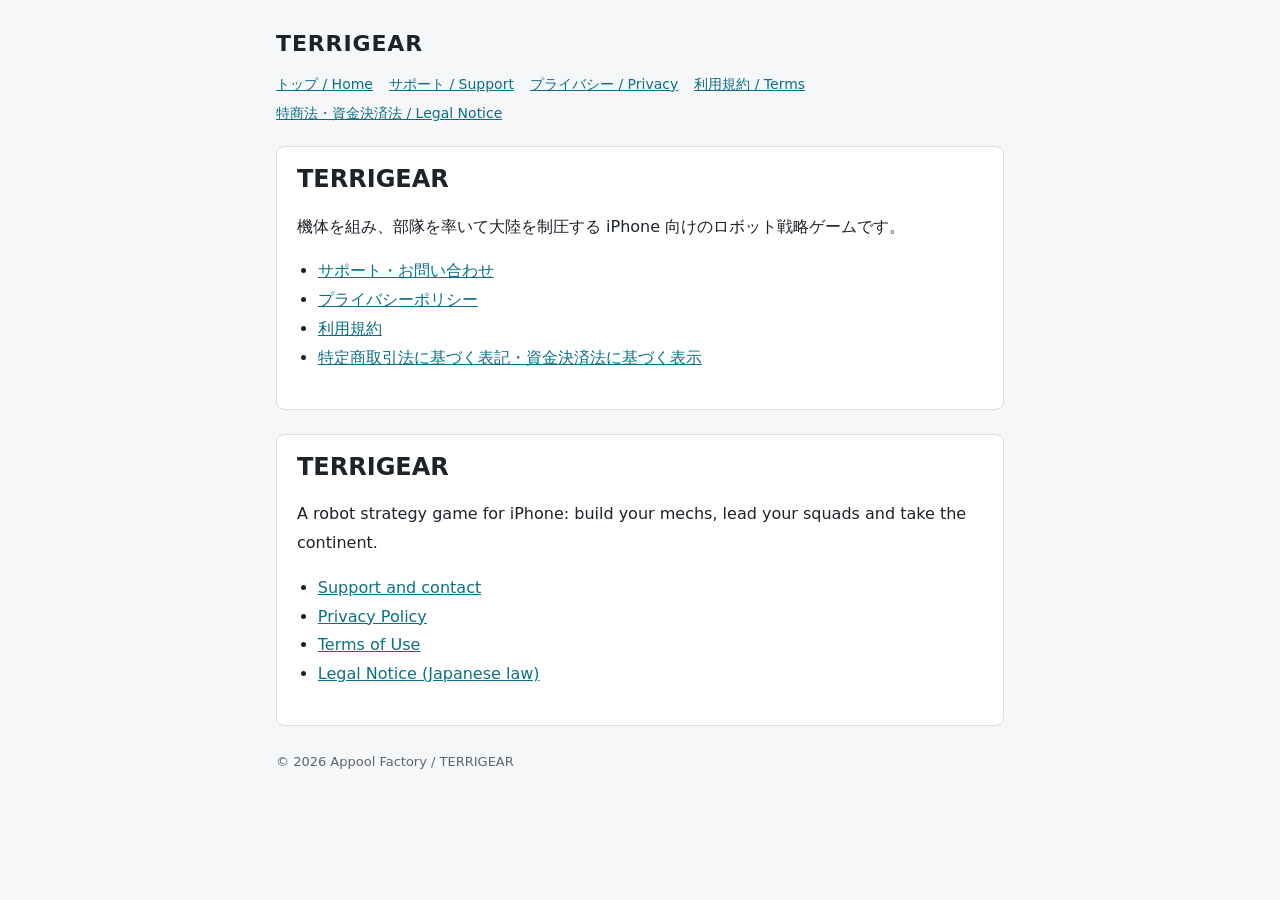
<file: index.html>
<!doctype html>
<html lang="ja">
<head>
<meta charset="utf-8">
<meta name="viewport" content="width=device-width, initial-scale=1">
<title>サポート | TERRIGEAR</title>
<link rel="stylesheet" href="style.css">
</head>
<body>
<header>
<a class="brand" href="index.html">TERRIGEAR</a>
<nav><a href="index.html">トップ / Home</a><a href="support.html">サポート / Support</a><a href="privacy.html">プライバシー / Privacy</a><a href="terms.html">利用規約 / Terms</a><a href="commerce.html">特商法・資金決済法 / Legal Notice</a></nav>
</header>
<main>
<section class="lang" lang="ja">
<h1>TERRIGEAR</h1>
<p>機体を組み、部隊を率いて大陸を制圧する iPhone 向けのロボット戦略ゲームです。</p>
<ul>
<li><a href="support.html">サポート・お問い合わせ</a></li>
<li><a href="privacy.html">プライバシーポリシー</a></li>
<li><a href="terms.html">利用規約</a></li>
<li><a href="commerce.html">特定商取引法に基づく表記・資金決済法に基づく表示</a></li>
</ul>
</section>
<section class="lang" lang="en">
<h1>TERRIGEAR</h1>
<p>A robot strategy game for iPhone: build your mechs, lead your squads and take the continent.</p>
<ul>
<li><a href="support.html">Support and contact</a></li>
<li><a href="privacy.html">Privacy Policy</a></li>
<li><a href="terms.html">Terms of Use</a></li>
<li><a href="commerce.html">Legal Notice (Japanese law)</a></li>
</ul>
</section>
</main>
<footer>© 2026 Appool Factory / TERRIGEAR</footer>
</body>
</html>
</file>
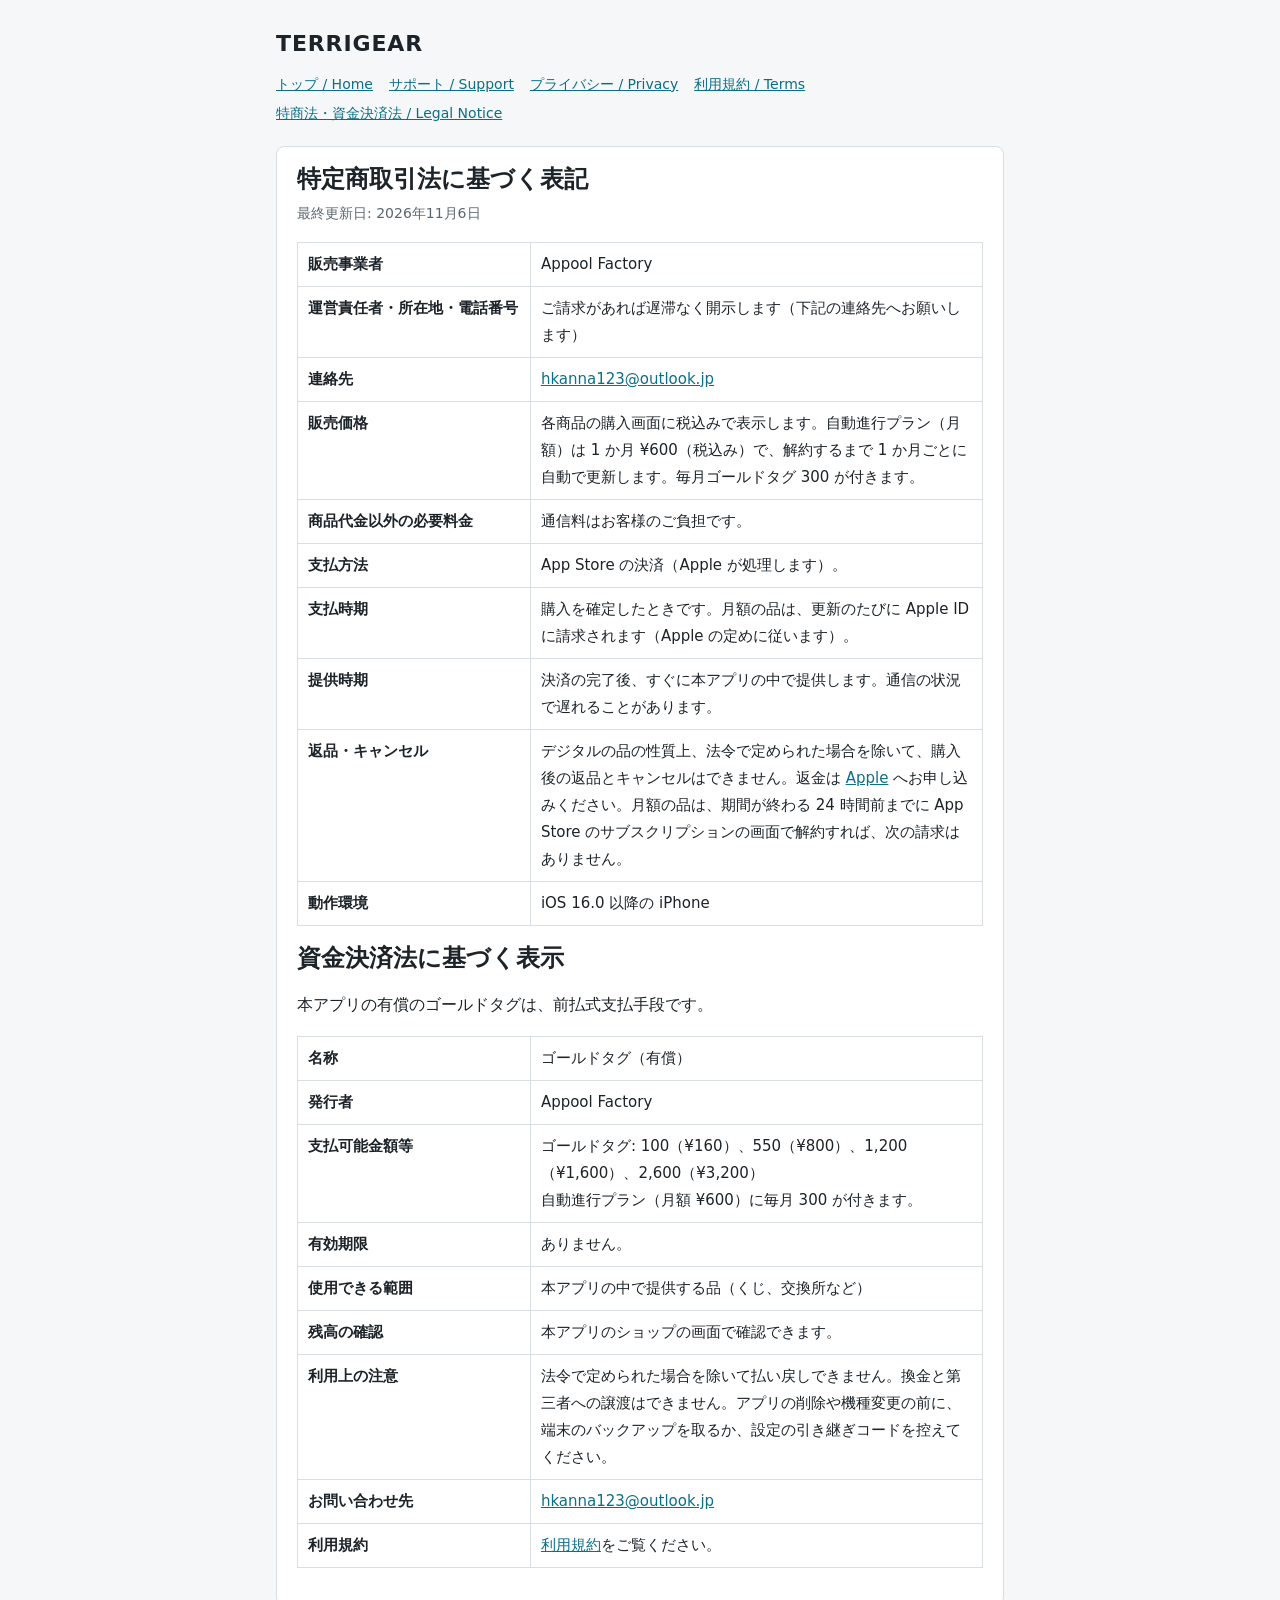
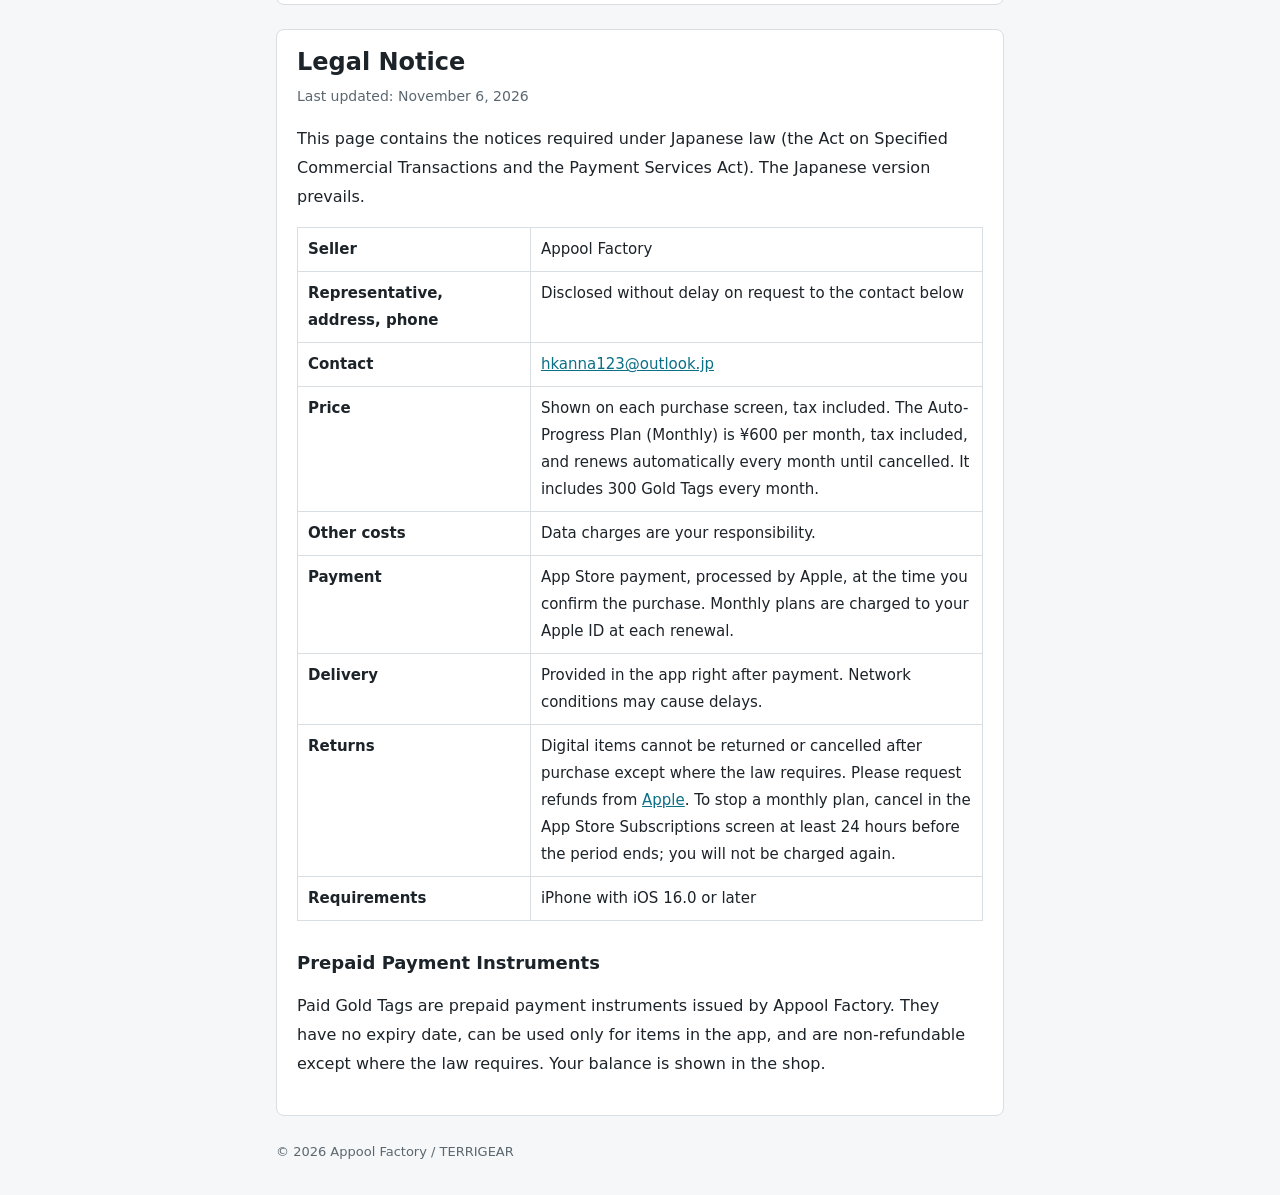
<file: commerce.html>
<!doctype html>
<html lang="ja">
<head>
<meta charset="utf-8">
<meta name="viewport" content="width=device-width, initial-scale=1">
<title>特定商取引法に基づく表記・資金決済法に基づく表示 | TERRIGEAR</title>
<link rel="stylesheet" href="style.css">
</head>
<body>
<header>
<a class="brand" href="index.html">TERRIGEAR</a>
<nav><a href="index.html">トップ / Home</a><a href="support.html">サポート / Support</a><a href="privacy.html">プライバシー / Privacy</a><a href="terms.html">利用規約 / Terms</a><a href="commerce.html">特商法・資金決済法 / Legal Notice</a></nav>
</header>
<main>
<section class="lang" lang="ja">
<h1>特定商取引法に基づく表記</h1>
<p class="updated">最終更新日: 2026年11月6日</p>
<table>
<tr><th>販売事業者</th><td>Appool Factory</td></tr>
<tr><th>運営責任者・所在地・電話番号</th><td>ご請求があれば遅滞なく開示します（下記の連絡先へお願いします）</td></tr>
<tr><th>連絡先</th><td><a href="mailto:hkanna123@outlook.jp">hkanna123@outlook.jp</a></td></tr>
<tr><th>販売価格</th><td>各商品の購入画面に税込みで表示します。自動進行プラン（月額）は 1 か月 ¥600（税込み）で、解約するまで 1 か月ごとに自動で更新します。毎月ゴールドタグ 300 が付きます。</td></tr>
<tr><th>商品代金以外の必要料金</th><td>通信料はお客様のご負担です。</td></tr>
<tr><th>支払方法</th><td>App Store の決済（Apple が処理します）。</td></tr>
<tr><th>支払時期</th><td>購入を確定したときです。月額の品は、更新のたびに Apple ID に請求されます（Apple の定めに従います）。</td></tr>
<tr><th>提供時期</th><td>決済の完了後、すぐに本アプリの中で提供します。通信の状況で遅れることがあります。</td></tr>
<tr><th>返品・キャンセル</th><td>デジタルの品の性質上、法令で定められた場合を除いて、購入後の返品とキャンセルはできません。返金は <a href="https://reportaproblem.apple.com/">Apple</a> へお申し込みください。月額の品は、期間が終わる 24 時間前までに App Store のサブスクリプションの画面で解約すれば、次の請求はありません。</td></tr>
<tr><th>動作環境</th><td>iOS 16.0 以降の iPhone</td></tr>
</table>
<h1>資金決済法に基づく表示</h1>
<p>本アプリの有償のゴールドタグは、前払式支払手段です。</p>
<table>
<tr><th>名称</th><td>ゴールドタグ（有償）</td></tr>
<tr><th>発行者</th><td>Appool Factory</td></tr>
<tr><th>支払可能金額等</th><td>ゴールドタグ: 100（¥160）、550（¥800）、1,200（¥1,600）、2,600（¥3,200）<br>自動進行プラン（月額 ¥600）に毎月 300 が付きます。</td></tr>
<tr><th>有効期限</th><td>ありません。</td></tr>
<tr><th>使用できる範囲</th><td>本アプリの中で提供する品（くじ、交換所など）</td></tr>
<tr><th>残高の確認</th><td>本アプリのショップの画面で確認できます。</td></tr>
<tr><th>利用上の注意</th><td>法令で定められた場合を除いて払い戻しできません。換金と第三者への譲渡はできません。アプリの削除や機種変更の前に、端末のバックアップを取るか、設定の引き継ぎコードを控えてください。</td></tr>
<tr><th>お問い合わせ先</th><td><a href="mailto:hkanna123@outlook.jp">hkanna123@outlook.jp</a></td></tr>
<tr><th>利用規約</th><td><a href="terms.html">利用規約</a>をご覧ください。</td></tr>
</table>
</section>
<section class="lang" lang="en">
<h1>Legal Notice</h1>
<p class="updated">Last updated: November 6, 2026</p>
<p>This page contains the notices required under Japanese law (the Act on Specified Commercial Transactions and the Payment Services Act). The Japanese version prevails.</p>
<table>
<tr><th>Seller</th><td>Appool Factory</td></tr>
<tr><th>Representative, address, phone</th><td>Disclosed without delay on request to the contact below</td></tr>
<tr><th>Contact</th><td><a href="mailto:hkanna123@outlook.jp">hkanna123@outlook.jp</a></td></tr>
<tr><th>Price</th><td>Shown on each purchase screen, tax included. The Auto-Progress Plan (Monthly) is ¥600 per month, tax included, and renews automatically every month until cancelled. It includes 300 Gold Tags every month.</td></tr>
<tr><th>Other costs</th><td>Data charges are your responsibility.</td></tr>
<tr><th>Payment</th><td>App Store payment, processed by Apple, at the time you confirm the purchase. Monthly plans are charged to your Apple ID at each renewal.</td></tr>
<tr><th>Delivery</th><td>Provided in the app right after payment. Network conditions may cause delays.</td></tr>
<tr><th>Returns</th><td>Digital items cannot be returned or cancelled after purchase except where the law requires. Please request refunds from <a href="https://reportaproblem.apple.com/">Apple</a>. To stop a monthly plan, cancel in the App Store Subscriptions screen at least 24 hours before the period ends; you will not be charged again.</td></tr>
<tr><th>Requirements</th><td>iPhone with iOS 16.0 or later</td></tr>
</table>
<h2>Prepaid Payment Instruments</h2>
<p>Paid Gold Tags are prepaid payment instruments issued by Appool Factory. They have no expiry date, can be used only for items in the app, and are non-refundable except where the law requires. Your balance is shown in the shop.</p>
</section>
</main>
<footer>© 2026 Appool Factory / TERRIGEAR</footer>
</body>
</html>
</file>
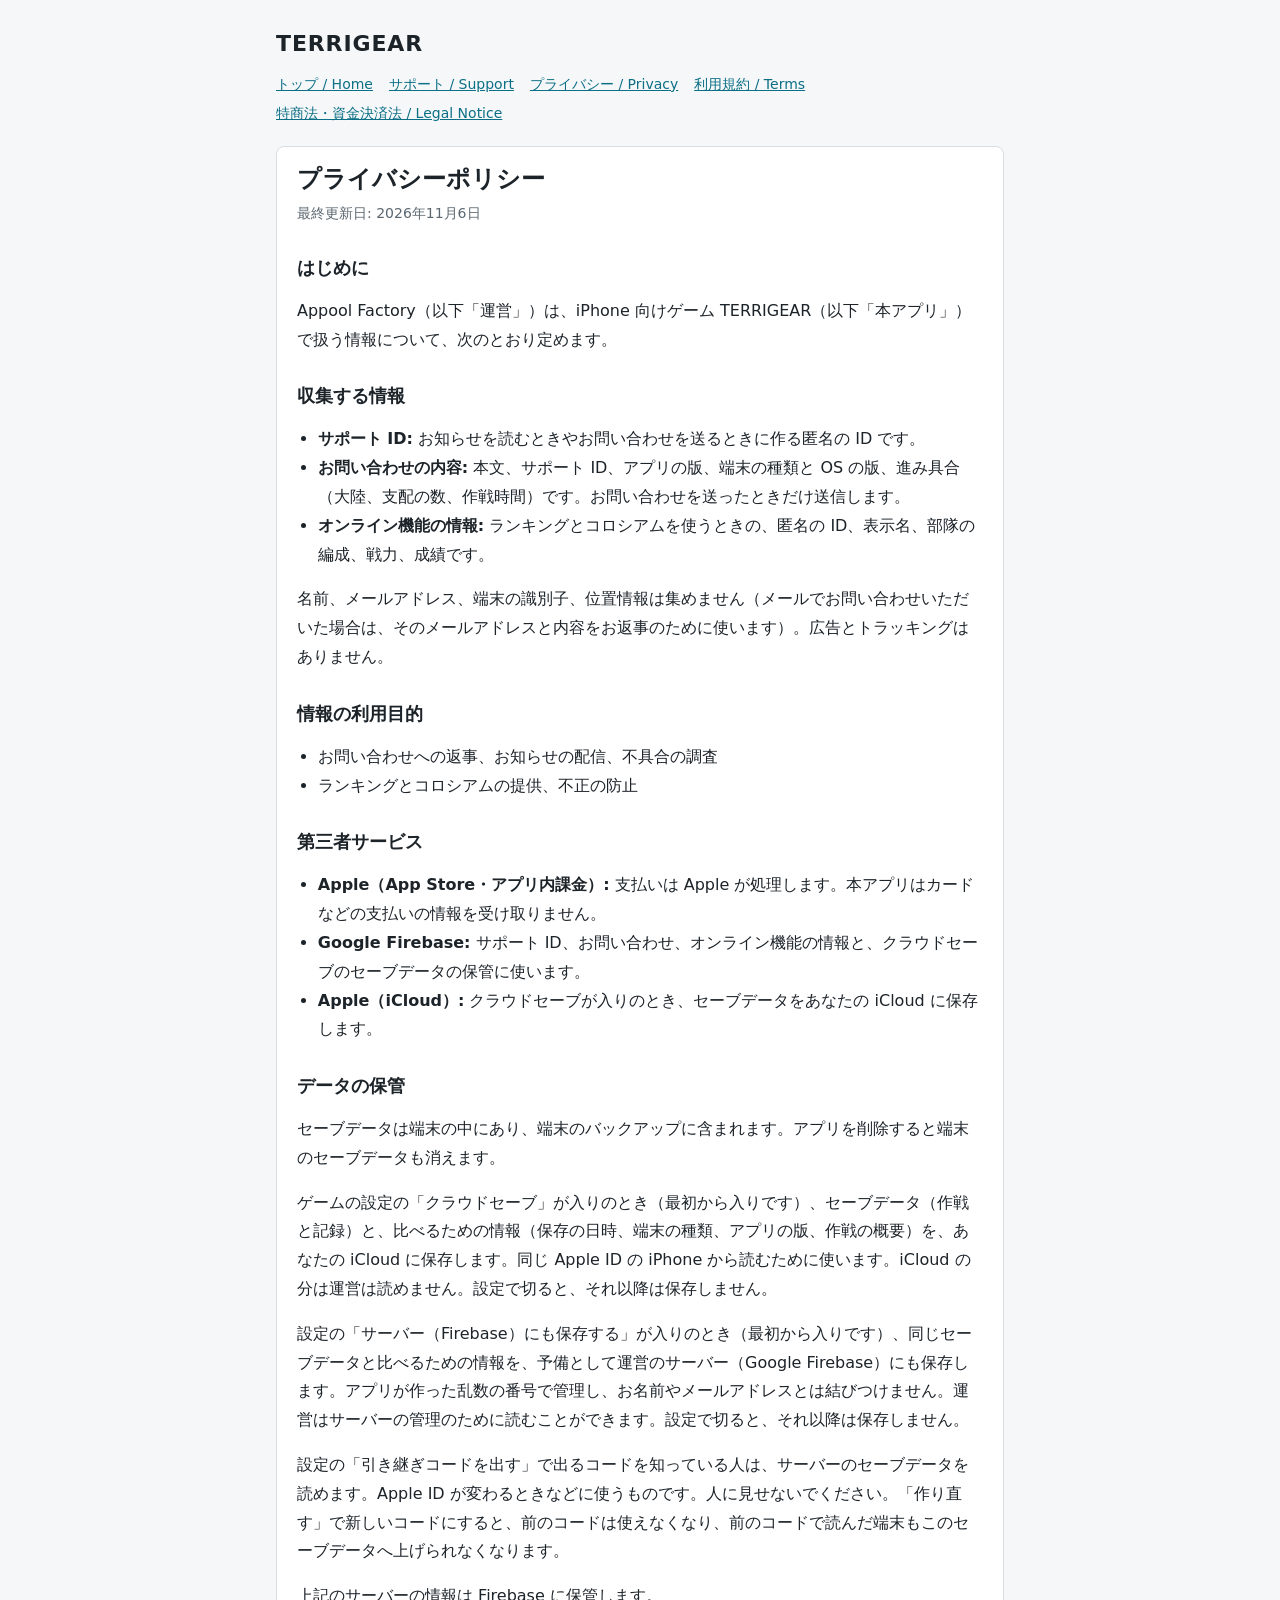
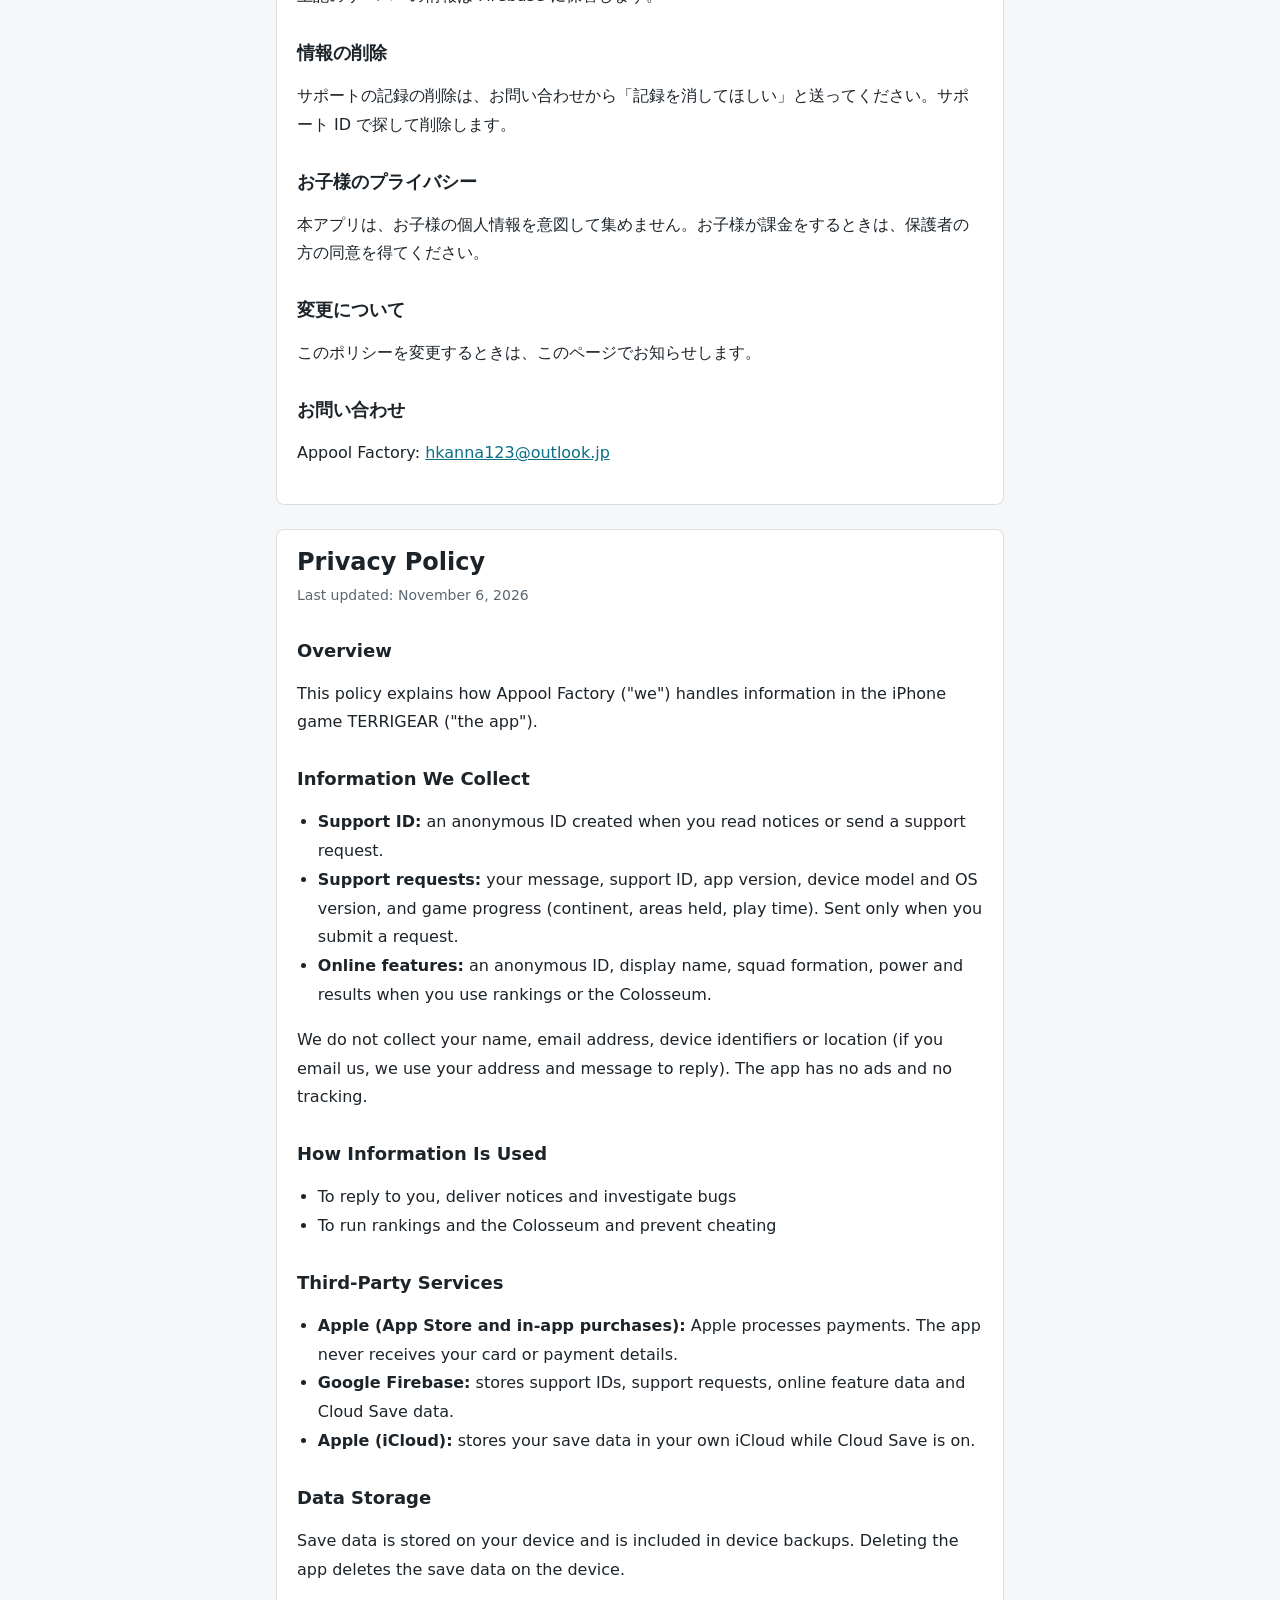
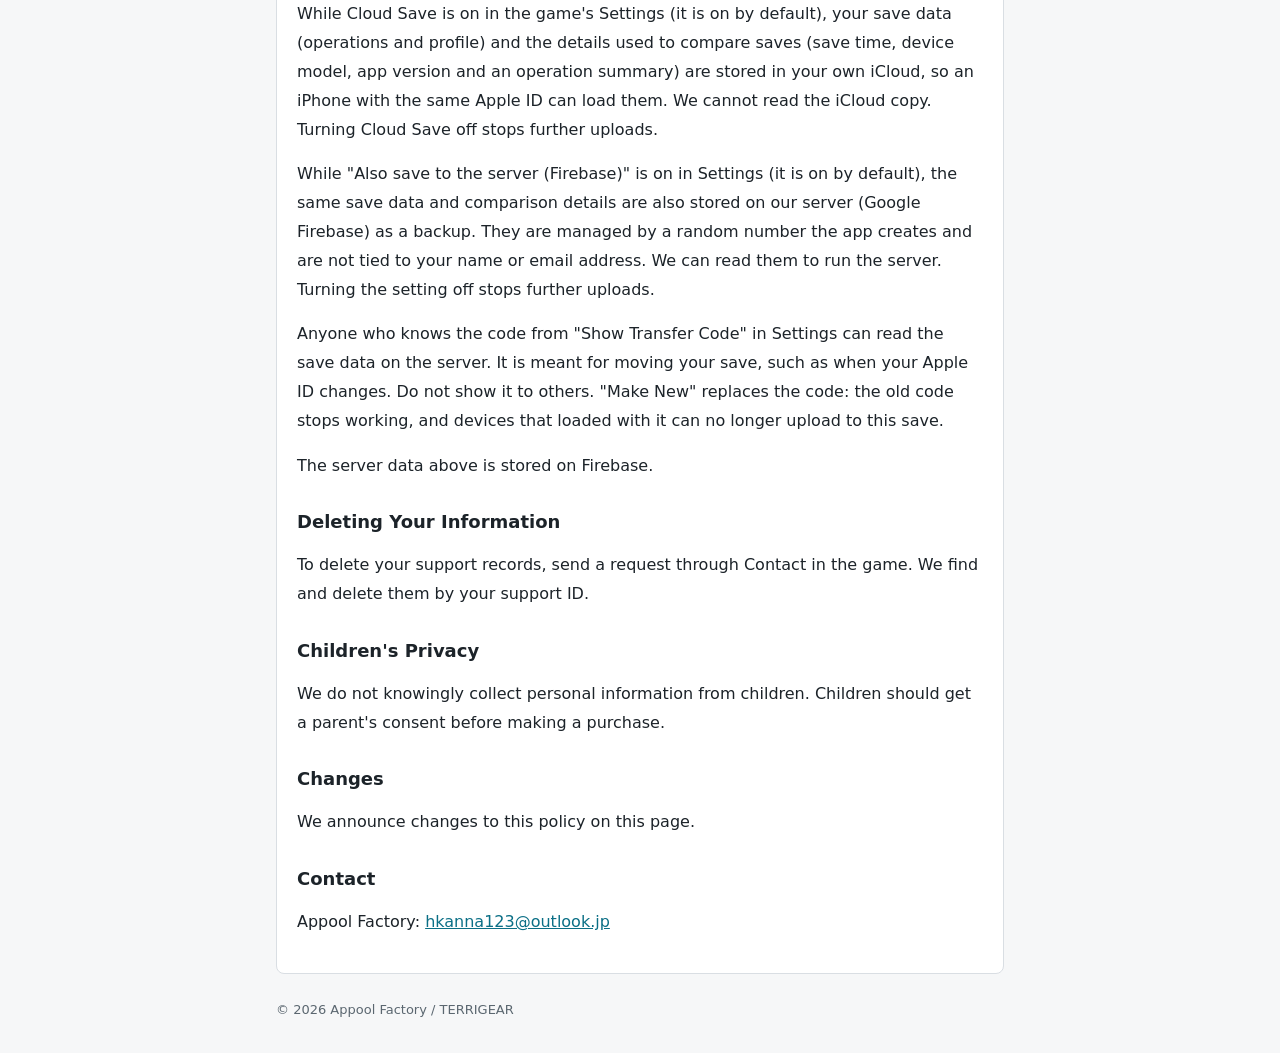
<file: privacy.html>
<!doctype html>
<html lang="ja">
<head>
<meta charset="utf-8">
<meta name="viewport" content="width=device-width, initial-scale=1">
<title>プライバシーポリシー | TERRIGEAR</title>
<link rel="stylesheet" href="style.css">
</head>
<body>
<header>
<a class="brand" href="index.html">TERRIGEAR</a>
<nav><a href="index.html">トップ / Home</a><a href="support.html">サポート / Support</a><a href="privacy.html">プライバシー / Privacy</a><a href="terms.html">利用規約 / Terms</a><a href="commerce.html">特商法・資金決済法 / Legal Notice</a></nav>
</header>
<main>
<section class="lang" lang="ja">
<h1>プライバシーポリシー</h1>
<p class="updated">最終更新日: 2026年11月6日</p>
<h2>はじめに</h2>
<p>Appool Factory（以下「運営」）は、iPhone 向けゲーム TERRIGEAR（以下「本アプリ」）で扱う情報について、次のとおり定めます。</p>
<h2>収集する情報</h2>
<ul>
<li><strong>サポート ID:</strong> お知らせを読むときやお問い合わせを送るときに作る匿名の ID です。</li>
<li><strong>お問い合わせの内容:</strong> 本文、サポート ID、アプリの版、端末の種類と OS の版、進み具合（大陸、支配の数、作戦時間）です。お問い合わせを送ったときだけ送信します。</li>
<li><strong>オンライン機能の情報:</strong> ランキングとコロシアムを使うときの、匿名の ID、表示名、部隊の編成、戦力、成績です。</li>
</ul>
<p>名前、メールアドレス、端末の識別子、位置情報は集めません（メールでお問い合わせいただいた場合は、そのメールアドレスと内容をお返事のために使います）。広告とトラッキングはありません。</p>
<h2>情報の利用目的</h2>
<ul>
<li>お問い合わせへの返事、お知らせの配信、不具合の調査</li>
<li>ランキングとコロシアムの提供、不正の防止</li>
</ul>
<h2>第三者サービス</h2>
<ul>
<li><strong>Apple（App Store・アプリ内課金）:</strong> 支払いは Apple が処理します。本アプリはカードなどの支払いの情報を受け取りません。</li>
<li><strong>Google Firebase:</strong> サポート ID、お問い合わせ、オンライン機能の情報と、クラウドセーブのセーブデータの保管に使います。</li>
<li><strong>Apple（iCloud）:</strong> クラウドセーブが入りのとき、セーブデータをあなたの iCloud に保存します。</li>
</ul>
<h2>データの保管</h2>
<p>セーブデータは端末の中にあり、端末のバックアップに含まれます。アプリを削除すると端末のセーブデータも消えます。</p>
<p>ゲームの設定の「クラウドセーブ」が入りのとき（最初から入りです）、セーブデータ（作戦と記録）と、比べるための情報（保存の日時、端末の種類、アプリの版、作戦の概要）を、あなたの iCloud に保存します。同じ Apple ID の iPhone から読むために使います。iCloud の分は運営は読めません。設定で切ると、それ以降は保存しません。</p>
<p>設定の「サーバー（Firebase）にも保存する」が入りのとき（最初から入りです）、同じセーブデータと比べるための情報を、予備として運営のサーバー（Google Firebase）にも保存します。アプリが作った乱数の番号で管理し、お名前やメールアドレスとは結びつけません。運営はサーバーの管理のために読むことができます。設定で切ると、それ以降は保存しません。</p>
<p>設定の「引き継ぎコードを出す」で出るコードを知っている人は、サーバーのセーブデータを読めます。Apple ID が変わるときなどに使うものです。人に見せないでください。「作り直す」で新しいコードにすると、前のコードは使えなくなり、前のコードで読んだ端末もこのセーブデータへ上げられなくなります。</p>
<p>上記のサーバーの情報は Firebase に保管します。</p>
<h2>情報の削除</h2>
<p>サポートの記録の削除は、お問い合わせから「記録を消してほしい」と送ってください。サポート ID で探して削除します。</p>
<h2>お子様のプライバシー</h2>
<p>本アプリは、お子様の個人情報を意図して集めません。お子様が課金をするときは、保護者の方の同意を得てください。</p>
<h2>変更について</h2>
<p>このポリシーを変更するときは、このページでお知らせします。</p>
<h2>お問い合わせ</h2>
<p>Appool Factory: <a href="mailto:hkanna123@outlook.jp">hkanna123@outlook.jp</a></p>
</section>
<section class="lang" lang="en">
<h1>Privacy Policy</h1>
<p class="updated">Last updated: November 6, 2026</p>
<h2>Overview</h2>
<p>This policy explains how Appool Factory ("we") handles information in the iPhone game TERRIGEAR ("the app").</p>
<h2>Information We Collect</h2>
<ul>
<li><strong>Support ID:</strong> an anonymous ID created when you read notices or send a support request.</li>
<li><strong>Support requests:</strong> your message, support ID, app version, device model and OS version, and game progress (continent, areas held, play time). Sent only when you submit a request.</li>
<li><strong>Online features:</strong> an anonymous ID, display name, squad formation, power and results when you use rankings or the Colosseum.</li>
</ul>
<p>We do not collect your name, email address, device identifiers or location (if you email us, we use your address and message to reply). The app has no ads and no tracking.</p>
<h2>How Information Is Used</h2>
<ul>
<li>To reply to you, deliver notices and investigate bugs</li>
<li>To run rankings and the Colosseum and prevent cheating</li>
</ul>
<h2>Third-Party Services</h2>
<ul>
<li><strong>Apple (App Store and in-app purchases):</strong> Apple processes payments. The app never receives your card or payment details.</li>
<li><strong>Google Firebase:</strong> stores support IDs, support requests, online feature data and Cloud Save data.</li>
<li><strong>Apple (iCloud):</strong> stores your save data in your own iCloud while Cloud Save is on.</li>
</ul>
<h2>Data Storage</h2>
<p>Save data is stored on your device and is included in device backups. Deleting the app deletes the save data on the device.</p>
<p>While Cloud Save is on in the game's Settings (it is on by default), your save data (operations and profile) and the details used to compare saves (save time, device model, app version and an operation summary) are stored in your own iCloud, so an iPhone with the same Apple ID can load them. We cannot read the iCloud copy. Turning Cloud Save off stops further uploads.</p>
<p>While "Also save to the server (Firebase)" is on in Settings (it is on by default), the same save data and comparison details are also stored on our server (Google Firebase) as a backup. They are managed by a random number the app creates and are not tied to your name or email address. We can read them to run the server. Turning the setting off stops further uploads.</p>
<p>Anyone who knows the code from "Show Transfer Code" in Settings can read the save data on the server. It is meant for moving your save, such as when your Apple ID changes. Do not show it to others. "Make New" replaces the code: the old code stops working, and devices that loaded with it can no longer upload to this save.</p>
<p>The server data above is stored on Firebase.</p>
<h2>Deleting Your Information</h2>
<p>To delete your support records, send a request through Contact in the game. We find and delete them by your support ID.</p>
<h2>Children's Privacy</h2>
<p>We do not knowingly collect personal information from children. Children should get a parent's consent before making a purchase.</p>
<h2>Changes</h2>
<p>We announce changes to this policy on this page.</p>
<h2>Contact</h2>
<p>Appool Factory: <a href="mailto:hkanna123@outlook.jp">hkanna123@outlook.jp</a></p>
</section>
</main>
<footer>© 2026 Appool Factory / TERRIGEAR</footer>
</body>
</html>
</file>
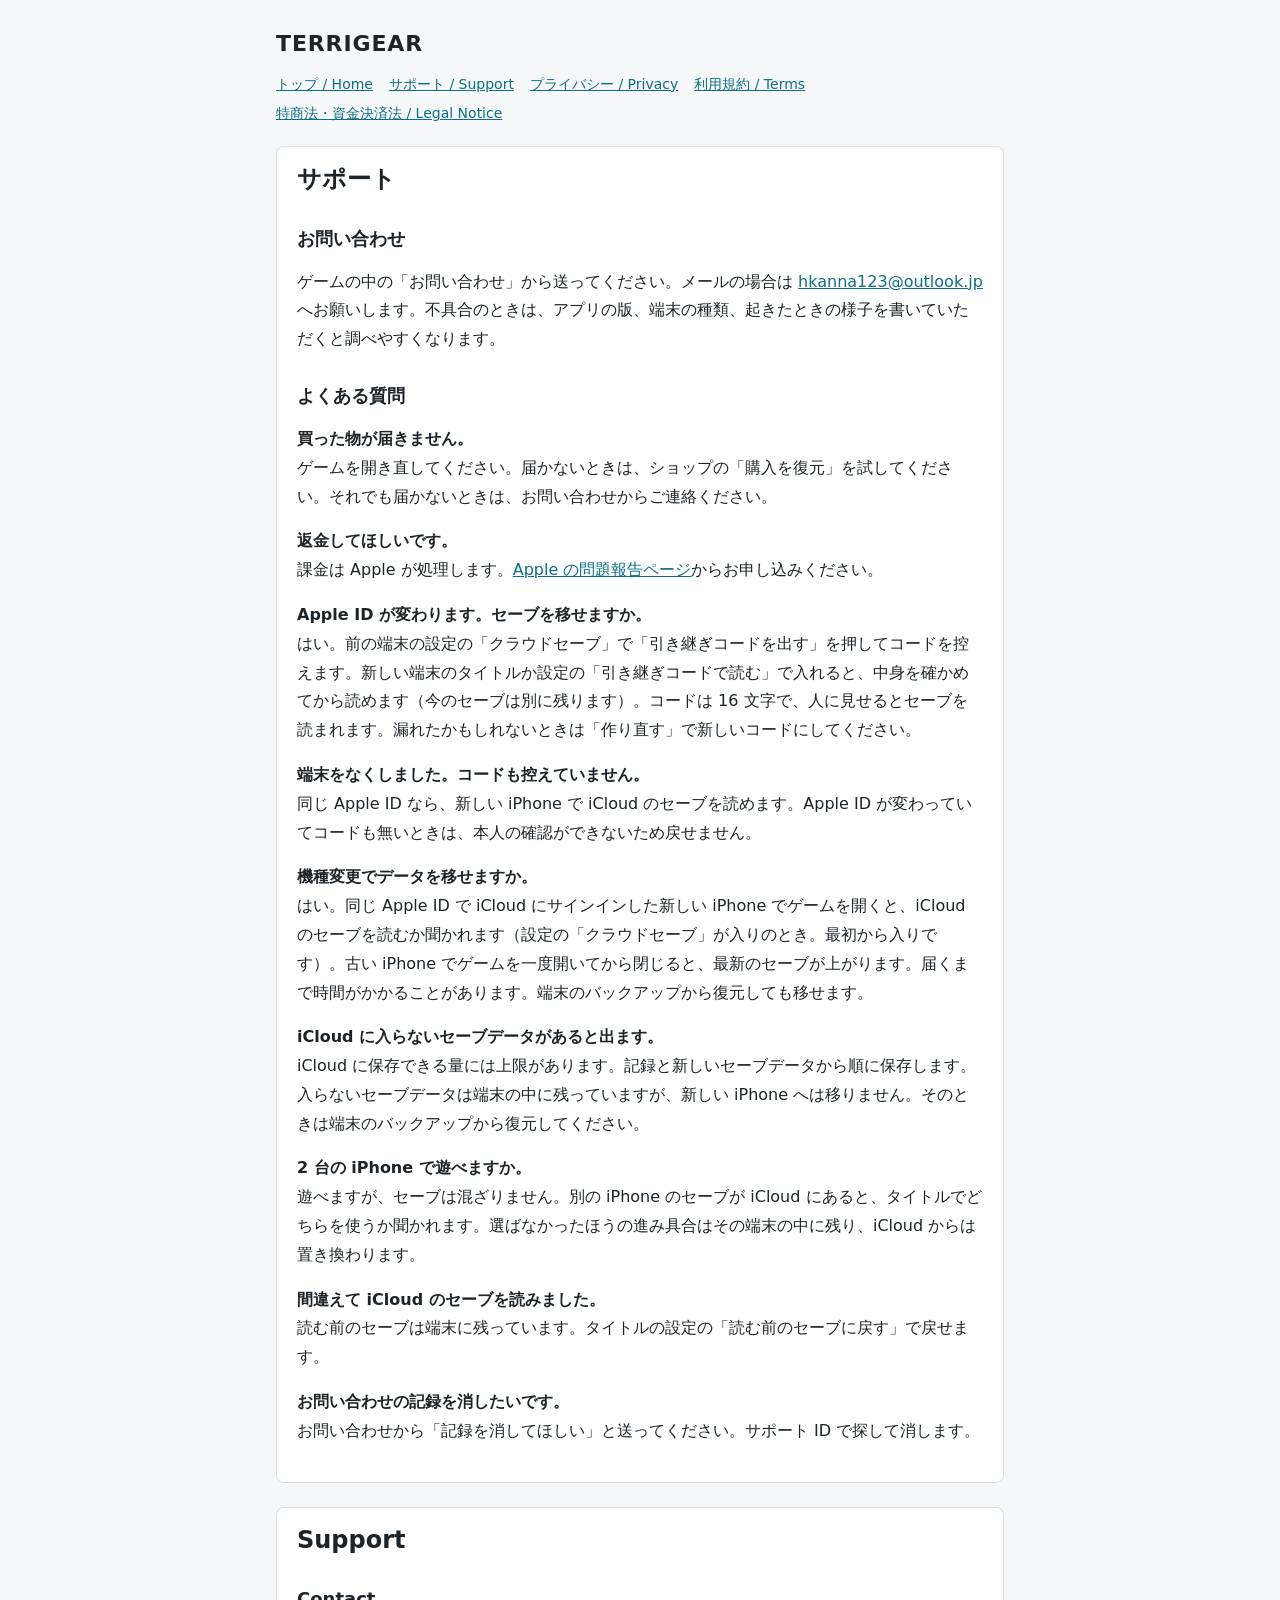
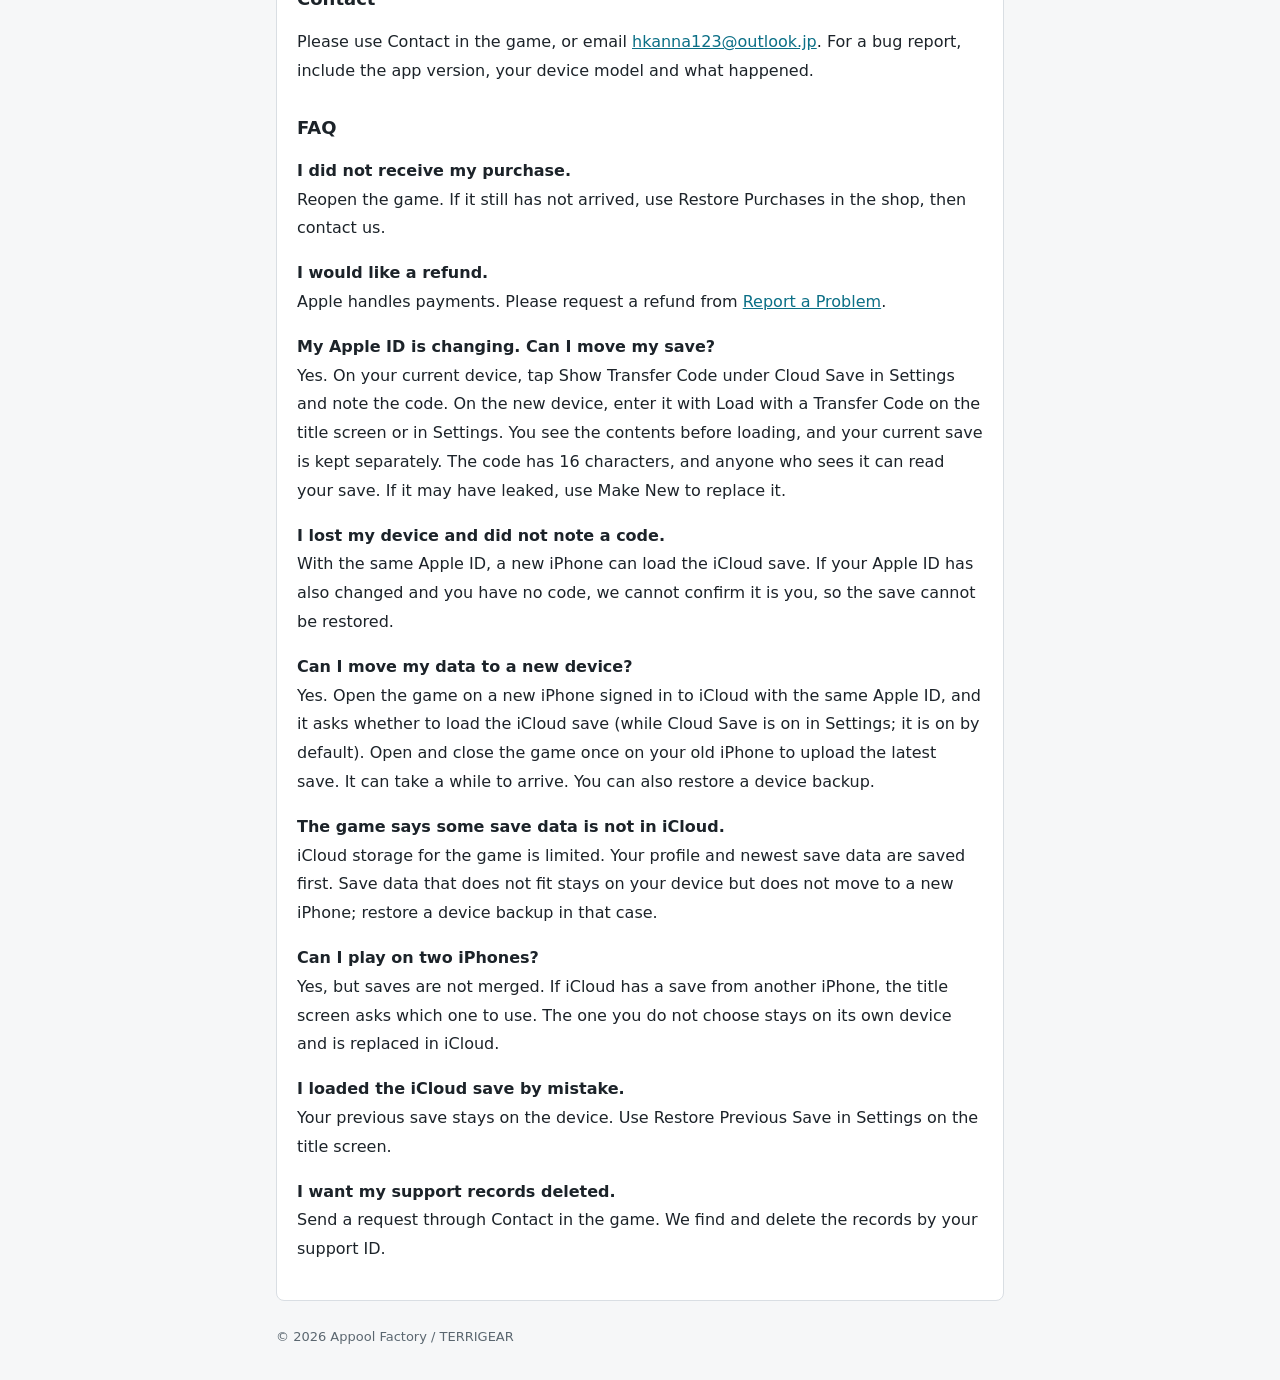
<file: support.html>
<!doctype html>
<html lang="ja">
<head>
<meta charset="utf-8">
<meta name="viewport" content="width=device-width, initial-scale=1">
<title>サポート | TERRIGEAR</title>
<link rel="stylesheet" href="style.css">
</head>
<body>
<header>
<a class="brand" href="index.html">TERRIGEAR</a>
<nav><a href="index.html">トップ / Home</a><a href="support.html">サポート / Support</a><a href="privacy.html">プライバシー / Privacy</a><a href="terms.html">利用規約 / Terms</a><a href="commerce.html">特商法・資金決済法 / Legal Notice</a></nav>
</header>
<main>
<section class="lang" lang="ja">
<h1>サポート</h1>
<h2>お問い合わせ</h2>
<p>ゲームの中の「お問い合わせ」から送ってください。メールの場合は <a href="mailto:hkanna123@outlook.jp">hkanna123@outlook.jp</a> へお願いします。不具合のときは、アプリの版、端末の種類、起きたときの様子を書いていただくと調べやすくなります。</p>
<h2>よくある質問</h2>
<p><strong>買った物が届きません。</strong><br>ゲームを開き直してください。届かないときは、ショップの「購入を復元」を試してください。それでも届かないときは、お問い合わせからご連絡ください。</p>
<p><strong>返金してほしいです。</strong><br>課金は Apple が処理します。<a href="https://reportaproblem.apple.com/">Apple の問題報告ページ</a>からお申し込みください。</p>
<p><strong>Apple ID が変わります。セーブを移せますか。</strong><br>はい。前の端末の設定の「クラウドセーブ」で「引き継ぎコードを出す」を押してコードを控えます。新しい端末のタイトルか設定の「引き継ぎコードで読む」で入れると、中身を確かめてから読めます（今のセーブは別に残ります）。コードは 16 文字で、人に見せるとセーブを読まれます。漏れたかもしれないときは「作り直す」で新しいコードにしてください。</p>
<p><strong>端末をなくしました。コードも控えていません。</strong><br>同じ Apple ID なら、新しい iPhone で iCloud のセーブを読めます。Apple ID が変わっていてコードも無いときは、本人の確認ができないため戻せません。</p>
<p><strong>機種変更でデータを移せますか。</strong><br>はい。同じ Apple ID で iCloud にサインインした新しい iPhone でゲームを開くと、iCloud のセーブを読むか聞かれます（設定の「クラウドセーブ」が入りのとき。最初から入りです）。古い iPhone でゲームを一度開いてから閉じると、最新のセーブが上がります。届くまで時間がかかることがあります。端末のバックアップから復元しても移せます。</p>
<p><strong>iCloud に入らないセーブデータがあると出ます。</strong><br>iCloud に保存できる量には上限があります。記録と新しいセーブデータから順に保存します。入らないセーブデータは端末の中に残っていますが、新しい iPhone へは移りません。そのときは端末のバックアップから復元してください。</p>
<p><strong>2 台の iPhone で遊べますか。</strong><br>遊べますが、セーブは混ざりません。別の iPhone のセーブが iCloud にあると、タイトルでどちらを使うか聞かれます。選ばなかったほうの進み具合はその端末の中に残り、iCloud からは置き換わります。</p>
<p><strong>間違えて iCloud のセーブを読みました。</strong><br>読む前のセーブは端末に残っています。タイトルの設定の「読む前のセーブに戻す」で戻せます。</p>
<p><strong>お問い合わせの記録を消したいです。</strong><br>お問い合わせから「記録を消してほしい」と送ってください。サポート ID で探して消します。</p>
</section>
<section class="lang" lang="en">
<h1>Support</h1>
<h2>Contact</h2>
<p>Please use Contact in the game, or email <a href="mailto:hkanna123@outlook.jp">hkanna123@outlook.jp</a>. For a bug report, include the app version, your device model and what happened.</p>
<h2>FAQ</h2>
<p><strong>I did not receive my purchase.</strong><br>Reopen the game. If it still has not arrived, use Restore Purchases in the shop, then contact us.</p>
<p><strong>I would like a refund.</strong><br>Apple handles payments. Please request a refund from <a href="https://reportaproblem.apple.com/">Report a Problem</a>.</p>
<p><strong>My Apple ID is changing. Can I move my save?</strong><br>Yes. On your current device, tap Show Transfer Code under Cloud Save in Settings and note the code. On the new device, enter it with Load with a Transfer Code on the title screen or in Settings. You see the contents before loading, and your current save is kept separately. The code has 16 characters, and anyone who sees it can read your save. If it may have leaked, use Make New to replace it.</p>
<p><strong>I lost my device and did not note a code.</strong><br>With the same Apple ID, a new iPhone can load the iCloud save. If your Apple ID has also changed and you have no code, we cannot confirm it is you, so the save cannot be restored.</p>
<p><strong>Can I move my data to a new device?</strong><br>Yes. Open the game on a new iPhone signed in to iCloud with the same Apple ID, and it asks whether to load the iCloud save (while Cloud Save is on in Settings; it is on by default). Open and close the game once on your old iPhone to upload the latest save. It can take a while to arrive. You can also restore a device backup.</p>
<p><strong>The game says some save data is not in iCloud.</strong><br>iCloud storage for the game is limited. Your profile and newest save data are saved first. Save data that does not fit stays on your device but does not move to a new iPhone; restore a device backup in that case.</p>
<p><strong>Can I play on two iPhones?</strong><br>Yes, but saves are not merged. If iCloud has a save from another iPhone, the title screen asks which one to use. The one you do not choose stays on its own device and is replaced in iCloud.</p>
<p><strong>I loaded the iCloud save by mistake.</strong><br>Your previous save stays on the device. Use Restore Previous Save in Settings on the title screen.</p>
<p><strong>I want my support records deleted.</strong><br>Send a request through Contact in the game. We find and delete the records by your support ID.</p>
</section>
</main>
<footer>© 2026 Appool Factory / TERRIGEAR</footer>
</body>
</html>
</file>
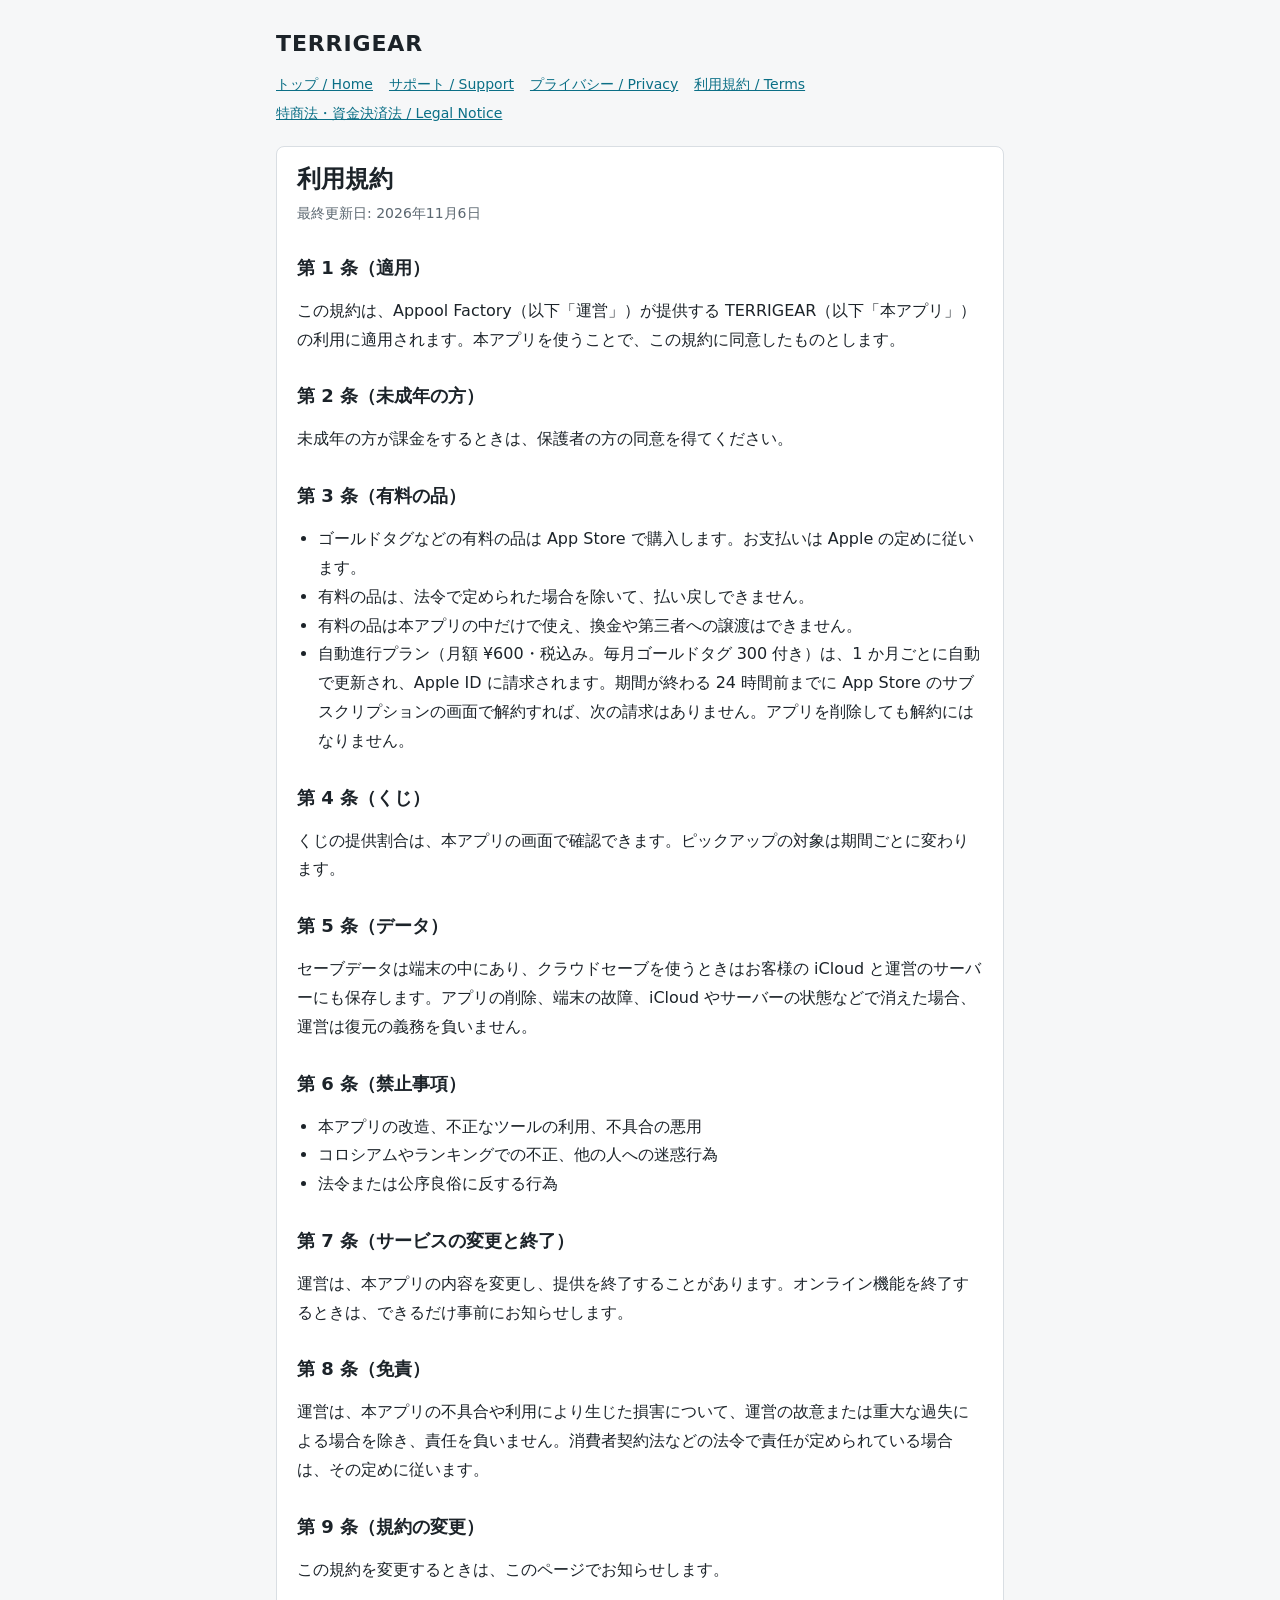
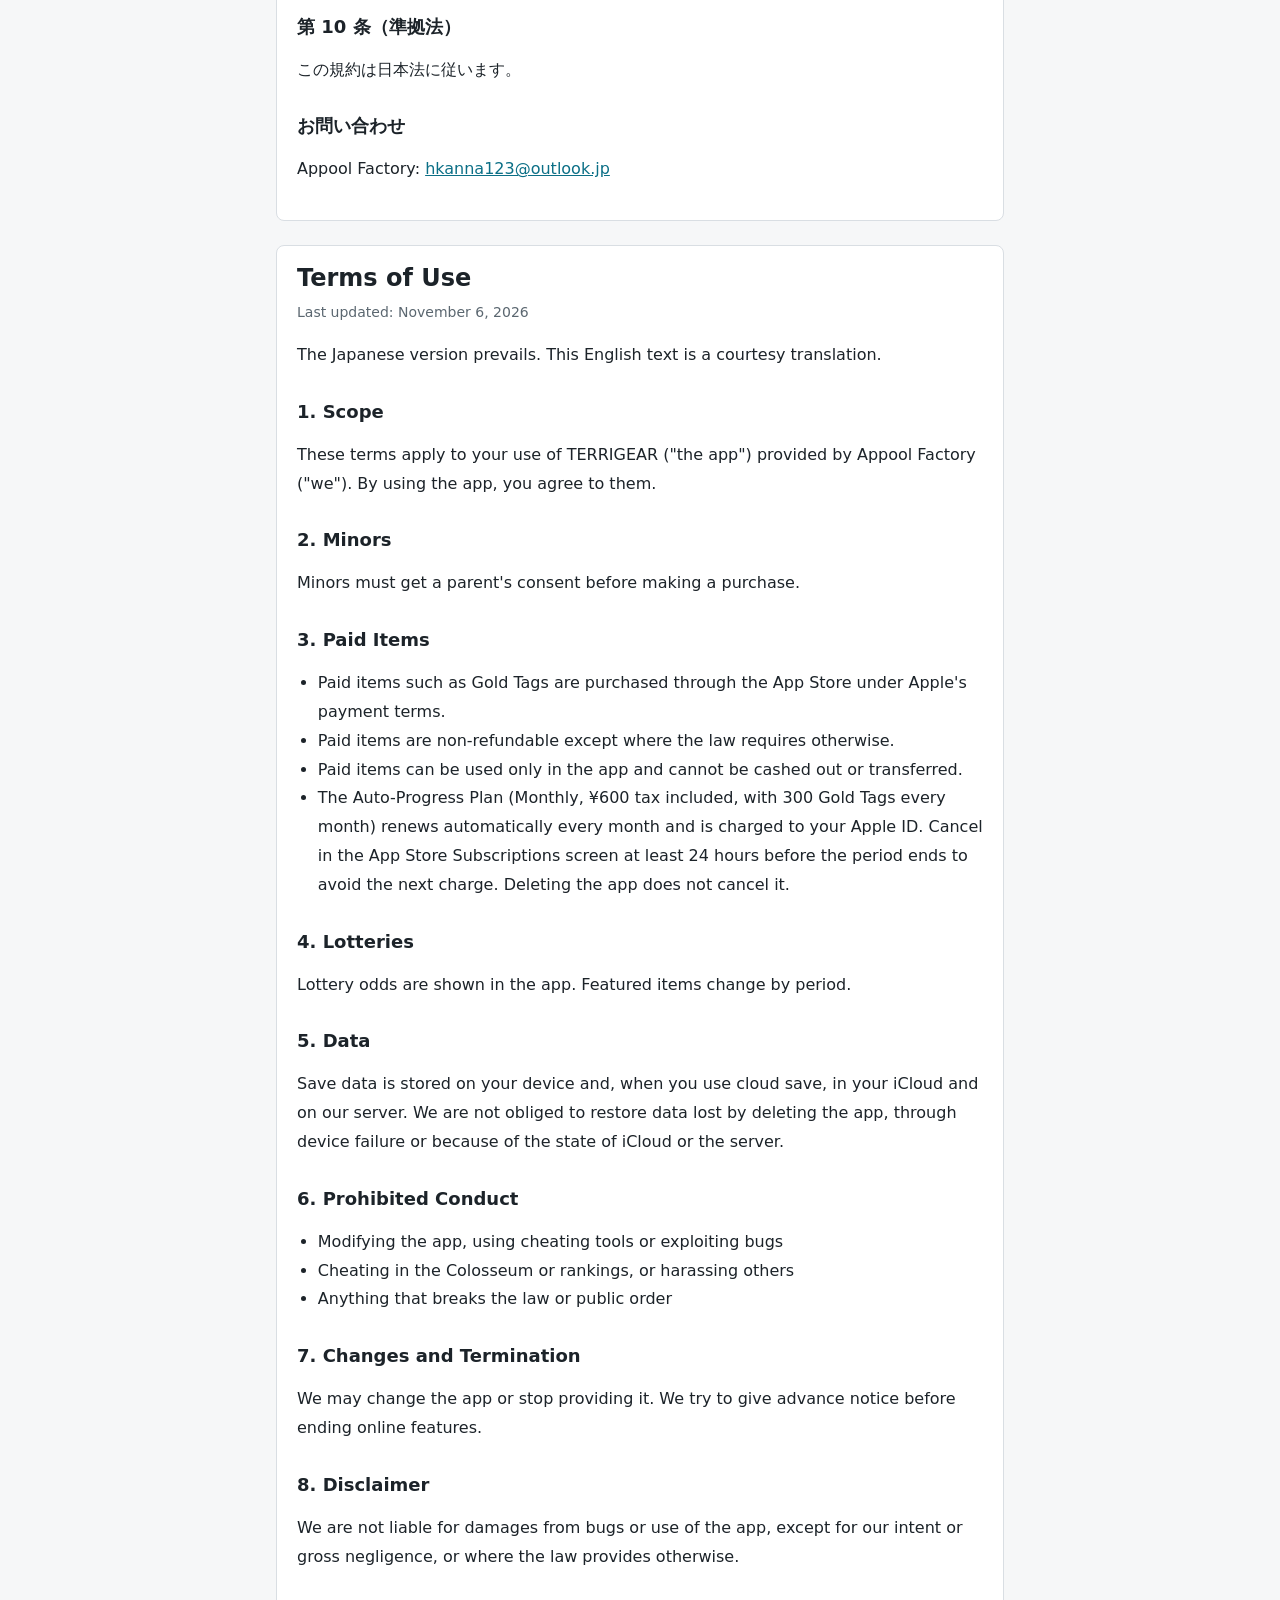
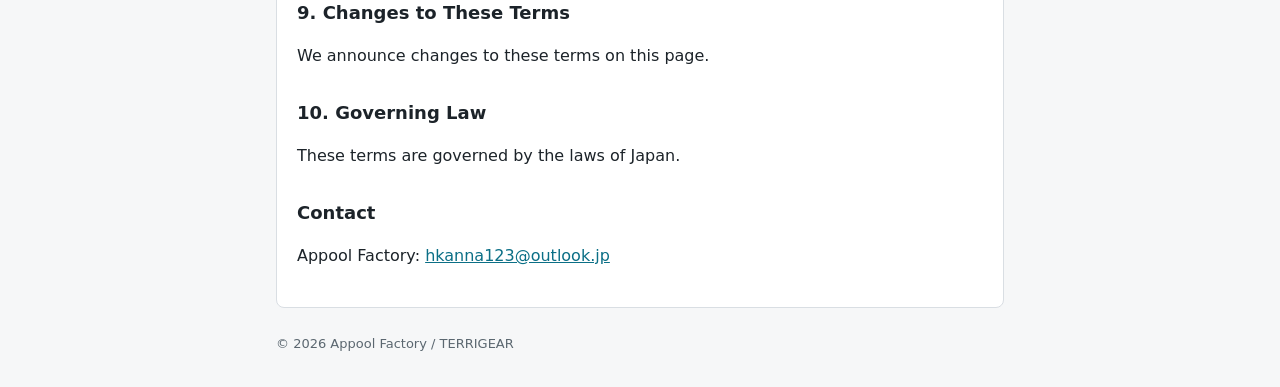
<file: terms.html>
<!doctype html>
<html lang="ja">
<head>
<meta charset="utf-8">
<meta name="viewport" content="width=device-width, initial-scale=1">
<title>利用規約 | TERRIGEAR</title>
<link rel="stylesheet" href="style.css">
</head>
<body>
<header>
<a class="brand" href="index.html">TERRIGEAR</a>
<nav><a href="index.html">トップ / Home</a><a href="support.html">サポート / Support</a><a href="privacy.html">プライバシー / Privacy</a><a href="terms.html">利用規約 / Terms</a><a href="commerce.html">特商法・資金決済法 / Legal Notice</a></nav>
</header>
<main>
<section class="lang" lang="ja">
<h1>利用規約</h1>
<p class="updated">最終更新日: 2026年11月6日</p>
<h2>第 1 条（適用）</h2>
<p>この規約は、Appool Factory（以下「運営」）が提供する TERRIGEAR（以下「本アプリ」）の利用に適用されます。本アプリを使うことで、この規約に同意したものとします。</p>
<h2>第 2 条（未成年の方）</h2>
<p>未成年の方が課金をするときは、保護者の方の同意を得てください。</p>
<h2>第 3 条（有料の品）</h2>
<ul>
<li>ゴールドタグなどの有料の品は App Store で購入します。お支払いは Apple の定めに従います。</li>
<li>有料の品は、法令で定められた場合を除いて、払い戻しできません。</li>
<li>有料の品は本アプリの中だけで使え、換金や第三者への譲渡はできません。</li>
<li>自動進行プラン（月額 ¥600・税込み。毎月ゴールドタグ 300 付き）は、1 か月ごとに自動で更新され、Apple ID に請求されます。期間が終わる 24 時間前までに App Store のサブスクリプションの画面で解約すれば、次の請求はありません。アプリを削除しても解約にはなりません。</li>
</ul>
<h2>第 4 条（くじ）</h2>
<p>くじの提供割合は、本アプリの画面で確認できます。ピックアップの対象は期間ごとに変わります。</p>
<h2>第 5 条（データ）</h2>
<p>セーブデータは端末の中にあり、クラウドセーブを使うときはお客様の iCloud と運営のサーバーにも保存します。アプリの削除、端末の故障、iCloud やサーバーの状態などで消えた場合、運営は復元の義務を負いません。</p>
<h2>第 6 条（禁止事項）</h2>
<ul>
<li>本アプリの改造、不正なツールの利用、不具合の悪用</li>
<li>コロシアムやランキングでの不正、他の人への迷惑行為</li>
<li>法令または公序良俗に反する行為</li>
</ul>
<h2>第 7 条（サービスの変更と終了）</h2>
<p>運営は、本アプリの内容を変更し、提供を終了することがあります。オンライン機能を終了するときは、できるだけ事前にお知らせします。</p>
<h2>第 8 条（免責）</h2>
<p>運営は、本アプリの不具合や利用により生じた損害について、運営の故意または重大な過失による場合を除き、責任を負いません。消費者契約法などの法令で責任が定められている場合は、その定めに従います。</p>
<h2>第 9 条（規約の変更）</h2>
<p>この規約を変更するときは、このページでお知らせします。</p>
<h2>第 10 条（準拠法）</h2>
<p>この規約は日本法に従います。</p>
<h2>お問い合わせ</h2>
<p>Appool Factory: <a href="mailto:hkanna123@outlook.jp">hkanna123@outlook.jp</a></p>
</section>
<section class="lang" lang="en">
<h1>Terms of Use</h1>
<p class="updated">Last updated: November 6, 2026</p>
<p>The Japanese version prevails. This English text is a courtesy translation.</p>
<h2>1. Scope</h2>
<p>These terms apply to your use of TERRIGEAR ("the app") provided by Appool Factory ("we"). By using the app, you agree to them.</p>
<h2>2. Minors</h2>
<p>Minors must get a parent's consent before making a purchase.</p>
<h2>3. Paid Items</h2>
<ul>
<li>Paid items such as Gold Tags are purchased through the App Store under Apple's payment terms.</li>
<li>Paid items are non-refundable except where the law requires otherwise.</li>
<li>Paid items can be used only in the app and cannot be cashed out or transferred.</li>
<li>The Auto-Progress Plan (Monthly, ¥600 tax included, with 300 Gold Tags every month) renews automatically every month and is charged to your Apple ID. Cancel in the App Store Subscriptions screen at least 24 hours before the period ends to avoid the next charge. Deleting the app does not cancel it.</li>
</ul>
<h2>4. Lotteries</h2>
<p>Lottery odds are shown in the app. Featured items change by period.</p>
<h2>5. Data</h2>
<p>Save data is stored on your device and, when you use cloud save, in your iCloud and on our server. We are not obliged to restore data lost by deleting the app, through device failure or because of the state of iCloud or the server.</p>
<h2>6. Prohibited Conduct</h2>
<ul>
<li>Modifying the app, using cheating tools or exploiting bugs</li>
<li>Cheating in the Colosseum or rankings, or harassing others</li>
<li>Anything that breaks the law or public order</li>
</ul>
<h2>7. Changes and Termination</h2>
<p>We may change the app or stop providing it. We try to give advance notice before ending online features.</p>
<h2>8. Disclaimer</h2>
<p>We are not liable for damages from bugs or use of the app, except for our intent or gross negligence, or where the law provides otherwise.</p>
<h2>9. Changes to These Terms</h2>
<p>We announce changes to these terms on this page.</p>
<h2>10. Governing Law</h2>
<p>These terms are governed by the laws of Japan.</p>
<h2>Contact</h2>
<p>Appool Factory: <a href="mailto:hkanna123@outlook.jp">hkanna123@outlook.jp</a></p>
</section>
</main>
<footer>© 2026 Appool Factory / TERRIGEAR</footer>
</body>
</html>
</file>
<file: style.css>
:root { --bg: #f6f7f8; --panel: #ffffff; --ink: #1c2329; --muted: #5b6770; --line: #d9dee3; --accent: #0b6f86; color-scheme: light dark; }
@media (prefers-color-scheme: dark) { :root { --bg: #12171c; --panel: #1b2229; --ink: #e6ebef; --muted: #9aa8b4; --line: #303b45; --accent: #5fd3e6; } }
* { box-sizing: border-box; }
body { margin: 0; background: var(--bg); color: var(--ink); font: 16px/1.8 "Hiragino Sans", "Yu Gothic", "Noto Sans JP", system-ui, sans-serif; }
header, main, footer { max-width: 760px; margin: 0 auto; padding: 0 16px; }
header { padding-top: 24px; }
.brand { font-weight: 700; font-size: 22px; letter-spacing: .04em; color: var(--ink); text-decoration: none; }
nav { display: flex; flex-wrap: wrap; gap: 4px 16px; margin: 8px 0 20px; font-size: 14px; }
a { color: var(--accent); }
h1 { font-size: 24px; line-height: 1.4; margin: 8px 0 4px; }
h2 { font-size: 18px; line-height: 1.5; margin: 28px 0 6px; }
.updated { color: var(--muted); font-size: 14px; margin: 0 0 16px; }
section.lang { background: var(--panel); border: 1px solid var(--line); border-radius: 8px; padding: 8px 20px 20px; margin-bottom: 24px; }
ul, ol { padding-left: 1.3em; }
table { width: 100%; border-collapse: collapse; font-size: 15px; margin: 8px 0 16px; }
th, td { border: 1px solid var(--line); padding: 8px 10px; text-align: left; vertical-align: top; }
th { width: 34%; font-weight: 600; }
footer { color: var(--muted); font-size: 13px; padding-bottom: 32px; }
</file>
